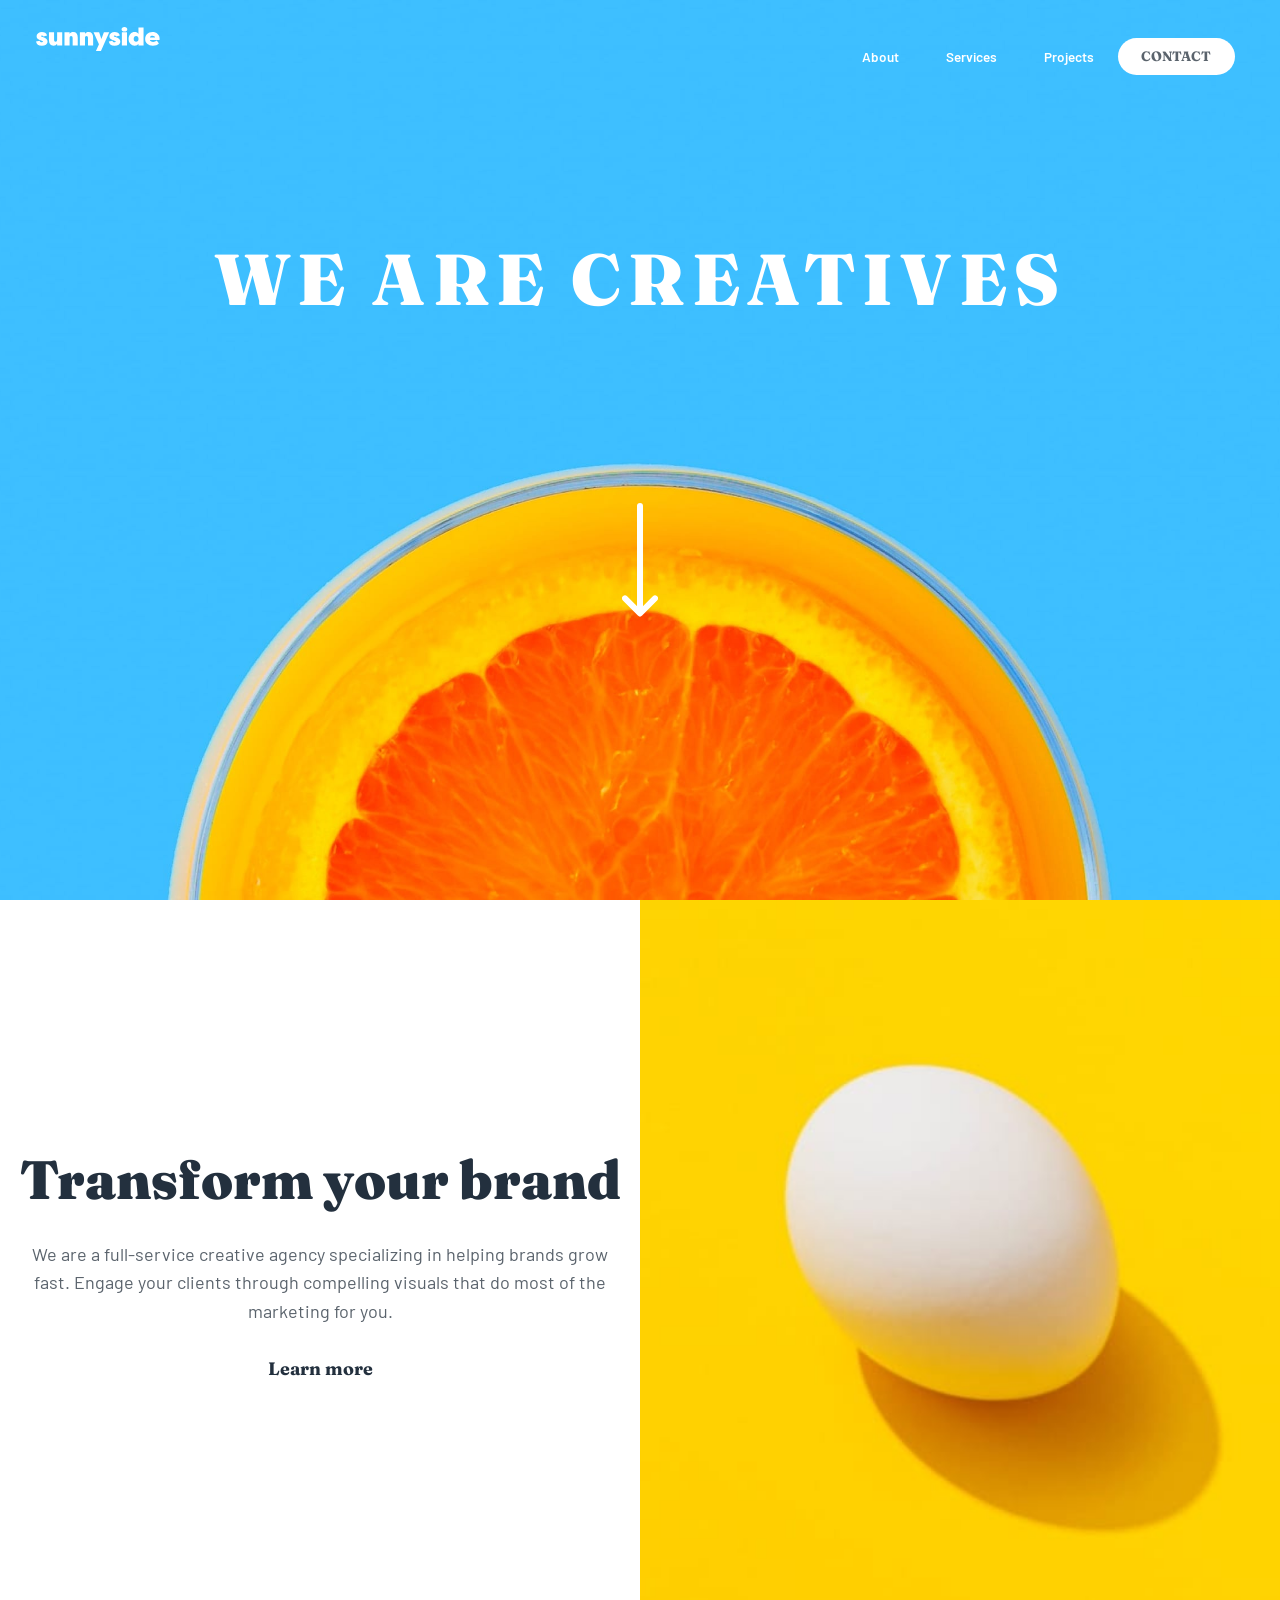
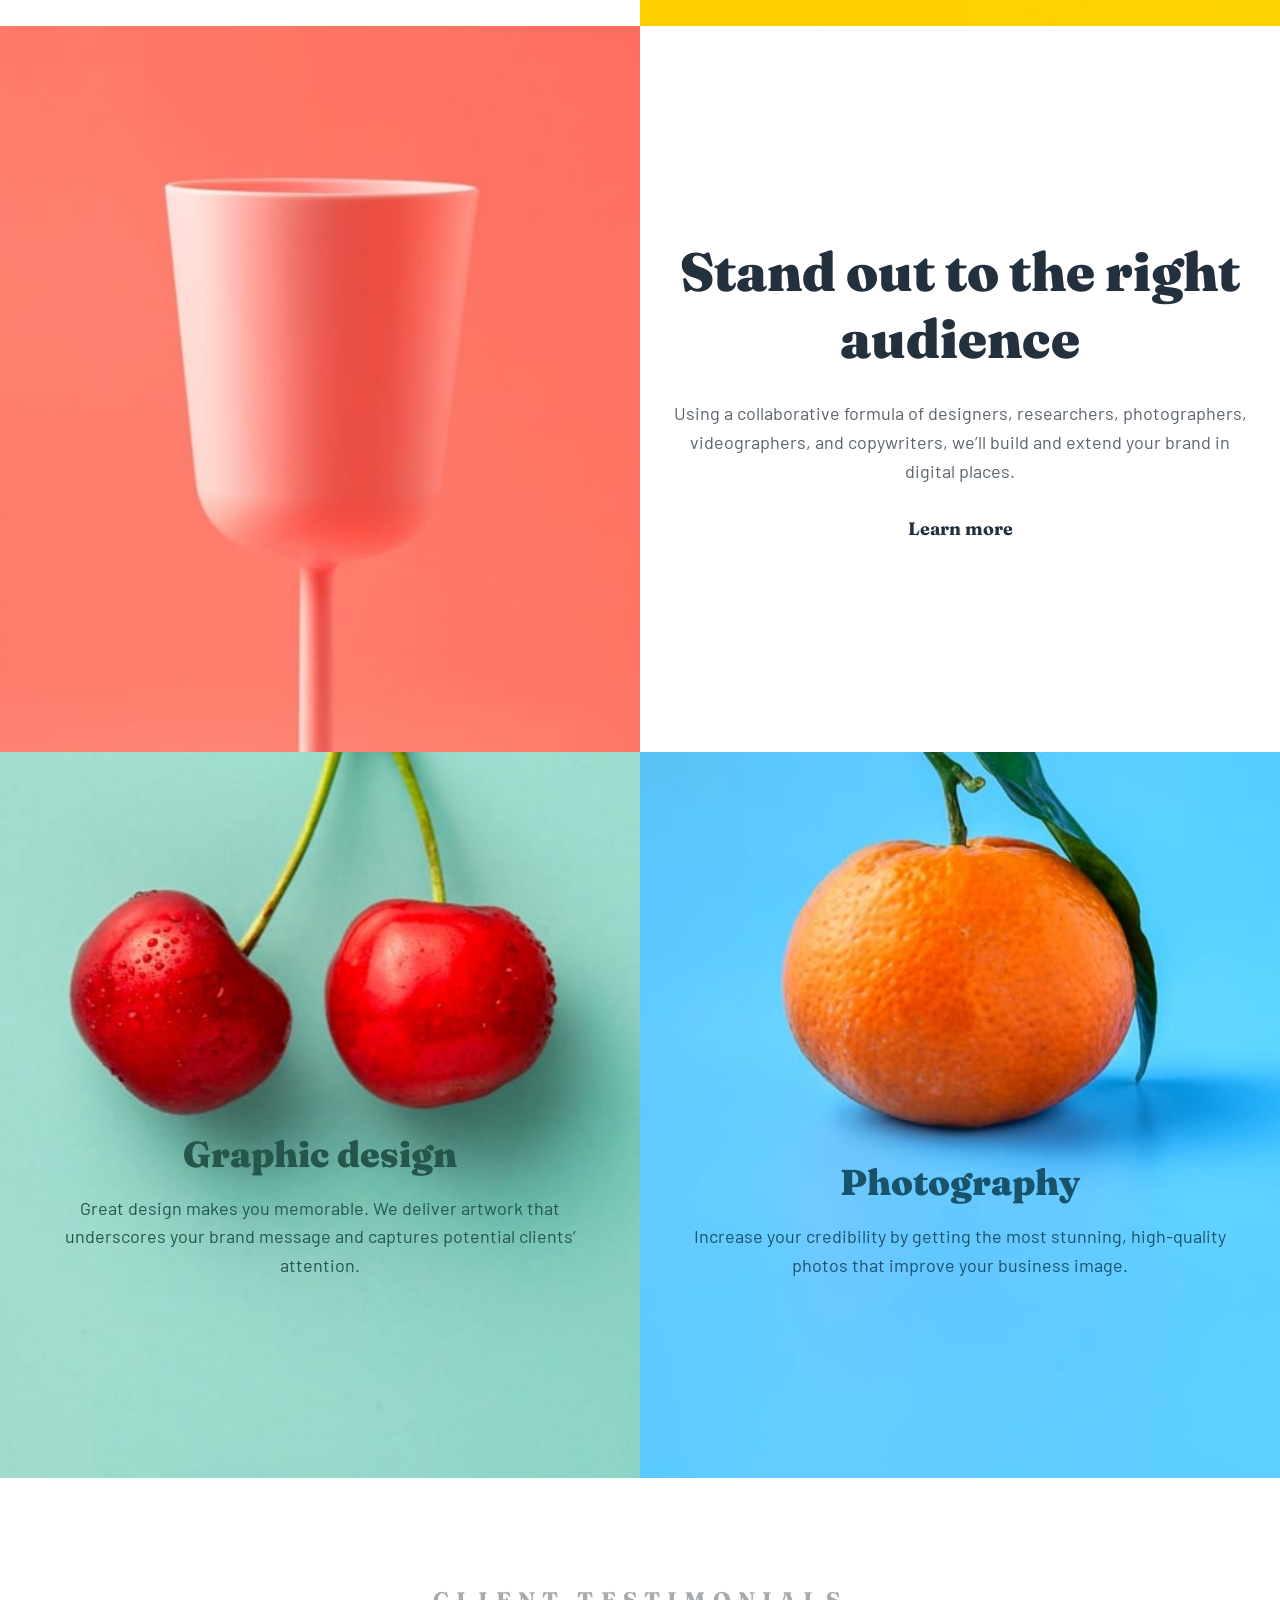
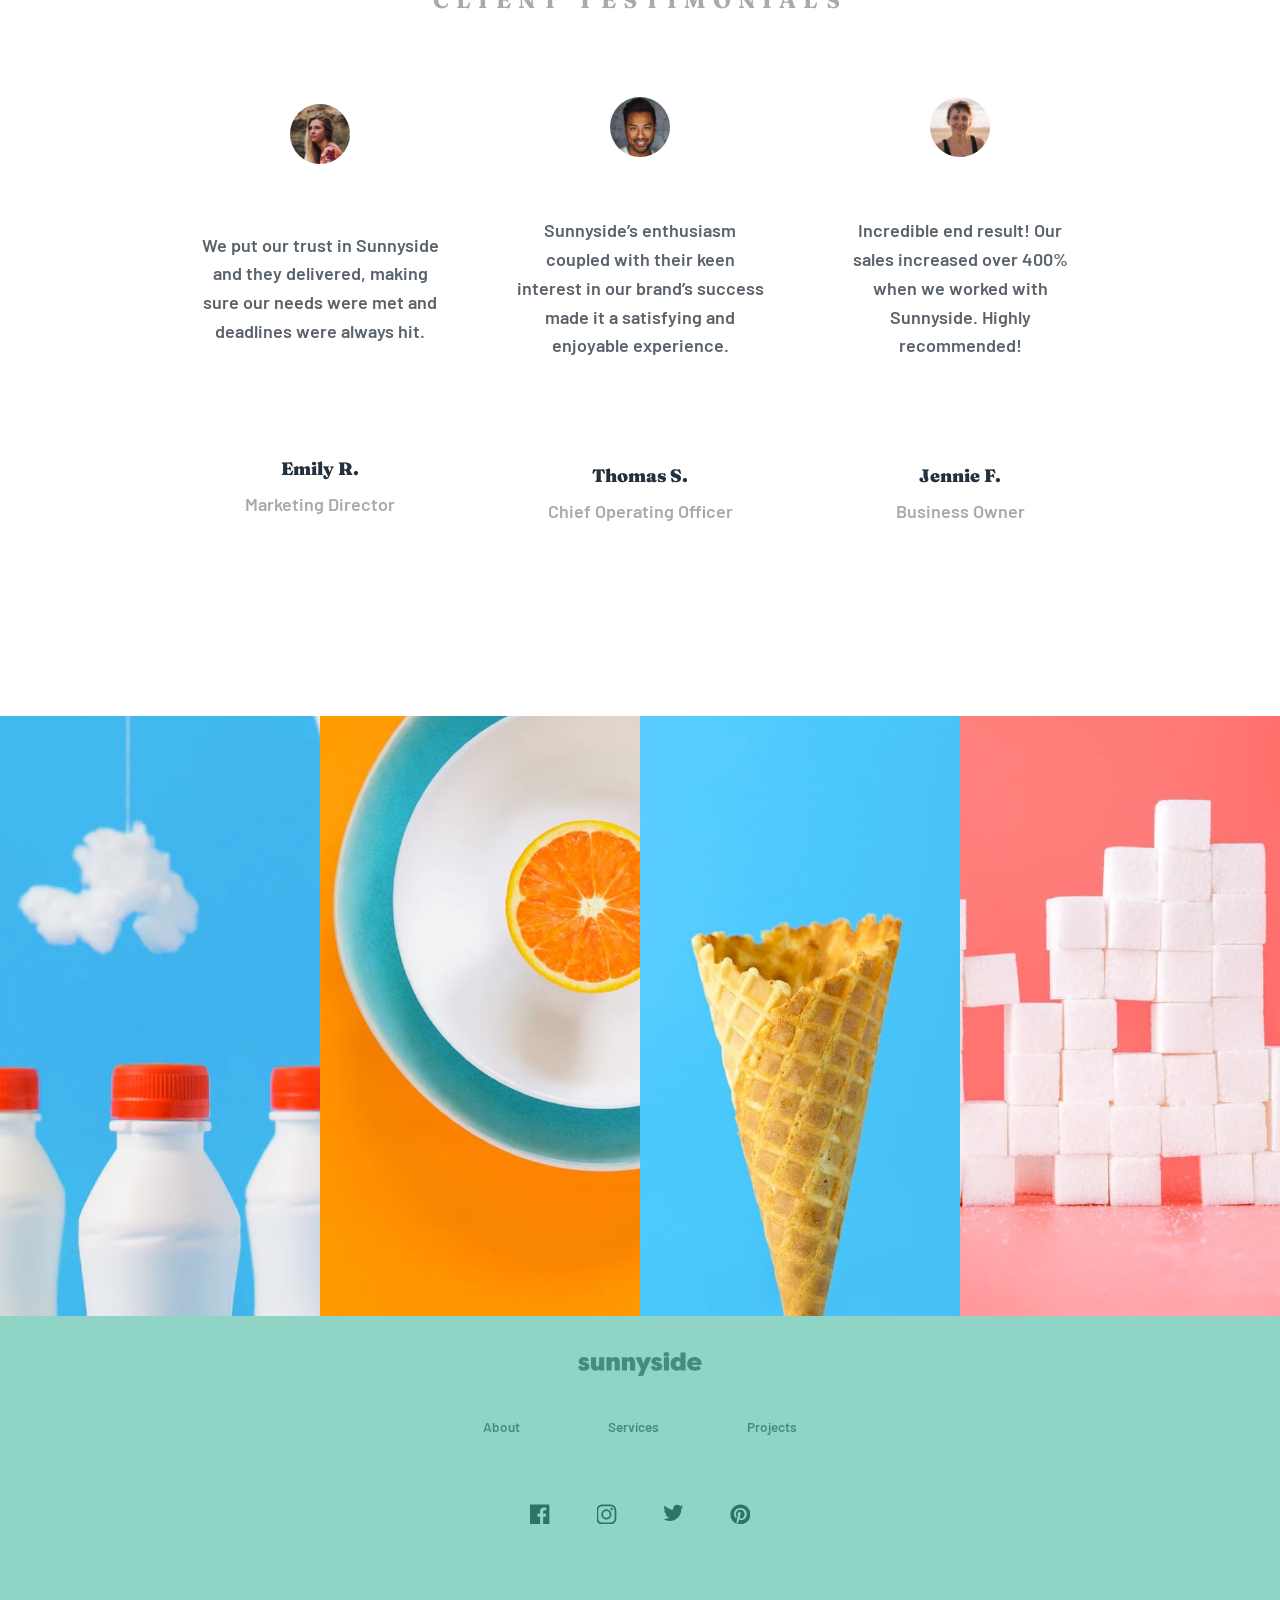
<file: index.html>
<!DOCTYPE html>
<html lang="en">
<head>
    <meta charset="UTF-8">
    <meta name="viewport" content="width=device-width, initial-scale=1.0">
    <link rel="icon" type="image/png" sizes="32x32" href="./images/favicon-32x32.png">
    <link rel="preconnect" href="https://fonts.googleapis.com">
    <link rel="preconnect" href="https://fonts.gstatic.com" crossorigin>
    <link href="https://fonts.googleapis.com/css2?family=Barlow:wght@600&family=Fraunces:opsz,wght@9..144,700;9..144,900&display=swap" rel="stylesheet">
    <link rel="stylesheet" href="style.css">
    <title>Frontend Mentor | Sunnyside agency</title>
</head>
<body>
    <header class="hero">
        <div class="navbar">
            <div class="icon">
                <img src="images/logo.svg" alt="logo">
            </div>
            <nav>
                <ul class="navList">
                    <li class="navBtn About">About</li>
                    <li class="navBtn Services">Services</li>
                    <li class="navBtn Projects">Projects</li>
                    <li class="navBtn Contact">CONTACT</li>
                </ul>
            </nav>
            <div class="hamburger">
                <svg class="ham" width="24" height="18" xmlns="http://www.w3.org/2000/svg"><path d="M24 16v2H0v-2h24zm0-8v2H0V8h24zm0-8v2H0V0h24z" fill="#FFF" fill-rule="evenodd"/></svg>
                <svg class="openHam" xmlns="http://www.w3.org/2000/svg" height="30" width="18" viewBox="0 0 384 512" fill="white"><!--!Font Awesome Free 6.5.1 by @fontawesome - https://fontawesome.com License - https://fontawesome.com/license/free Copyright 2024 Fonticons, Inc.--><path d="M342.6 150.6c12.5-12.5 12.5-32.8 0-45.3s-32.8-12.5-45.3 0L192 210.7 86.6 105.4c-12.5-12.5-32.8-12.5-45.3 0s-12.5 32.8 0 45.3L146.7 256 41.4 361.4c-12.5 12.5-12.5 32.8 0 45.3s32.8 12.5 45.3 0L192 301.3 297.4 406.6c12.5 12.5 32.8 12.5 45.3 0s12.5-32.8 0-45.3L237.3 256 342.6 150.6z"/></svg>
            </div>
        </div>
        <main>
            <p class="title">
                WE ARE CREATIVES
            </p>
            <img src="images/icon-arrow-down.svg" alt="icon-arrow-down">
        </main>
    </header>
    <section class="description">
        <div class="transform">
            <h2 class="Head">
                Transform your brand
            </h2>
            <p class="Para">
                We are a full-service creative agency specializing in helping brands grow fast. 
                Engage your clients through compelling visuals that do most of the marketing for you.
            </p>
            <h4 class="Btn">
                Learn more
            </h4>
        </div>
        <div class="transformImg">
        </div>

        <div class="standOutImg">
        </div>
        <div class="standOut">
            <h2 class="Head">
                Stand out to the right audience
            </h2>
            <p class="Para">
                Using a collaborative formula of designers, researchers, photographers, videographers, and copywriters, we’ll build and extend your brand in digital places. 
            </p>
            <h4 class="Btn">
                Learn more
            </h4>
        </div>

        <div class="graphicDesign">
            <h3 class="Head">
                Graphic design
            </h3>
            <p class="Para">
                Great design makes you memorable. We deliver artwork that underscores your brand message and captures potential clients’ attention.
            </p>
        </div>

        <div class="photography">
            <h3 class="Head">
                Photography
            </h3>
            <p class="Para">
                Increase your credibility by getting the most stunning, high-quality photos that improve your business image.
            </p>
        </div>
    </section>


    <section class="testimony">
        <h3>CLIENT TESTIMONIALS</h3>
        <div class="testimonial">
            <div class="emily">
                <div class="profilePic">
                    <img src="images/image-emily.jpg" alt="emily">
                </div>
                <div class="exp">
                    <p>
                        We put our trust in Sunnyside and they delivered, making sure our needs were met and deadlines were always hit.
                    </p>
                </div>
                <div class="NamePosition">
                    <span class="name">Emily R.</span>
                    <span class="position">Marketing Director</span>
                </div>
            </div>
            <div class="thomas">
                <div class="profilePic">
                    <img src="images/image-thomas.jpg" alt="thomas">
                </div>
                <div class="exp">
                    <p>
                        Sunnyside’s enthusiasm coupled with their keen interest in our brand’s success made it a satisfying and enjoyable experience.
                    </p>
                </div>
                <div class="NamePosition">
                    <span class="name">Thomas S.</span>
                    <span class="position">Chief Operating Officer</span>
                </div>
            </div>
            <div class="jennie">
                <div class="profilePic">
                    <img src="images/image-jennie.jpg" alt="jennie">
                </div>
                <div class="exp">
                    Incredible end result! Our sales increased over 400% when we worked with Sunnyside. Highly recommended!
                </div>
                <div class="NamePosition">
                    <span class="name">Jennie F.</span>
                    <span class="position">Business Owner</span>
                </div>
            </div>
        </div>
    </section>


    <section class="ProductImage">
        <div class="milk">

        </div>
        <div class="orange">

        </div>
        <div class="cone">

        </div>
        <div class="sugar">

        </div>
    </section>


    <footer>
        <div class="icon">
            <svg width="124" height="24" xmlns="http://www.w3.org/2000/svg"><path id="sunnysideIcon" d="M5.857 18.708c1.638 0 2.995-.36 4.07-1.08 1.075-.721 1.613-1.769 1.613-3.144-.083-1.855-1.464-3.246-4.144-4.173l-1.44-.597c-.314-.1-.538-.198-.67-.298a.45.45 0 01-.198-.373c0-.414.273-.62.819-.62.678 0 1.182.347 1.513 1.043l3.698-1.044c-.893-2.22-2.614-3.329-5.162-3.329-1.522 0-2.788.398-3.797 1.193C1.15 7.08.645 8.116.645 9.39c0 .398.058.766.174 1.106.116.34.29.638.521.894.232.257.455.48.67.671.215.19.488.369.82.534.33.166.582.286.756.36.174.075.41.162.707.261l.422.15 1.49.546c.363.133.6.244.707.335a.449.449 0 01.16.36c0 .431-.404.647-1.215.647-1.191 0-1.903-.53-2.134-1.59L0 14.509c.463 2.8 2.416 4.2 5.857 4.2zm11.636 0c1.638 0 2.845-.63 3.623-1.888v1.615h5.112V5.366h-5.112v7.156c0 1.474-.505 2.21-1.514 2.21-1.026 0-1.539-.736-1.539-2.21V5.366h-5.112v7.653c0 3.793 1.514 5.69 4.542 5.69zm16.103-.273V11.28c0-1.475.504-2.212 1.513-2.212 1.026 0 1.54.737 1.54 2.212v7.155h5.111v-7.652c0-3.793-1.513-5.69-4.541-5.69-1.638 0-2.846.63-3.623 1.888V5.366h-5.113v13.069h5.113zm15.383 0V11.28c0-1.475.504-2.212 1.514-2.212 1.025 0 1.538.737 1.538 2.212v7.155h5.113v-7.652c0-3.793-1.514-5.69-4.542-5.69-1.638 0-2.846.63-3.623 1.888V5.366h-5.113v13.069h5.113zM64.958 24l8.289-18.634H67.91l-2.532 6.684-2.258-6.684h-5.584l5.435 11.802L59.944 24h5.014zm13.67-5.292c1.638 0 2.995-.36 4.07-1.08 1.076-.721 1.614-1.769 1.614-3.144-.083-1.855-1.465-3.246-4.145-4.173l-1.44-.597c-.314-.1-.537-.198-.67-.298a.45.45 0 01-.198-.373c0-.414.273-.62.819-.62.678 0 1.183.347 1.514 1.043l3.698-1.044c-.894-2.22-2.614-3.329-5.162-3.329-1.522 0-2.788.398-3.797 1.193-1.01.795-1.514 1.83-1.514 3.105 0 .398.058.766.173 1.106.116.34.29.638.522.894.231.257.455.48.67.671.215.19.488.369.819.534.33.166.583.286.757.36.173.075.41.162.707.261l.422.15 1.489.546c.364.133.6.244.707.335a.449.449 0 01.161.36c0 .431-.405.647-1.216.647-1.19 0-1.902-.53-2.134-1.59l-3.723.844c.464 2.8 2.416 4.2 5.857 4.2zm9.8-14.137c.91 0 1.613-.215 2.11-.646.495-.43.744-.977.744-1.64 0-.678-.24-1.23-.72-1.651C90.082.21 89.371 0 88.428 0c-.943 0-1.655.211-2.135.634-.48.422-.72.973-.72 1.652 0 .662.249 1.209.745 1.64.497.43 1.2.645 2.11.645zm2.556 13.864V5.366H85.87v13.069h5.113zm7.74.273c1.737 0 2.977-.63 3.722-1.888v1.615h5.112V.472h-5.112v6.534c-.745-1.275-1.985-1.913-3.723-1.913-1.753 0-3.214.642-4.38 1.926-1.166 1.283-1.75 2.91-1.75 4.882 0 1.97.584 3.598 1.75 4.882 1.166 1.283 2.627 1.925 4.38 1.925zm1.39-3.9c-.729 0-1.312-.274-1.75-.82-.439-.547-.658-1.243-.658-2.087 0-.845.215-1.54.645-2.087.447-.547 1.034-.82 1.762-.82s1.311.273 1.75.82c.438.546.657 1.242.657 2.087 0 .844-.219 1.54-.657 2.087-.439.546-1.022.82-1.75.82zm16.698 3.9c2.597 0 4.624-.754 6.08-2.26l-2.11-2.833c-1.042.845-2.217 1.267-3.524 1.267-.992 0-1.799-.224-2.42-.67-.62-.448-.93-.879-.93-1.293h9.604c.083-.298.124-.687.124-1.167 0-2.054-.674-3.677-2.022-4.87-1.349-1.193-3.073-1.789-5.175-1.789-2.25 0-4.028.671-5.335 2.013-1.307 1.341-1.961 2.956-1.961 4.844 0 1.938.69 3.549 2.072 4.833 1.382 1.283 3.247 1.925 5.597 1.925zm2.208-8.149h-5.112c.033-.613.298-1.08.794-1.404.496-.323 1.084-.484 1.762-.484.678 0 1.266.165 1.762.497.497.331.761.795.794 1.391z" fill="#FFF" fill-rule="nonzero"/></svg>
        </div>
        <ul class="linkedPg">
            <li class="navBtn About">About</li>
            <li class="navBtn Services">Services</li>
            <li class="navBtn Projects">Projects</li>
        </ul>
        <ul class="favicon">
            <li class="facebook"><svg width="20" height="20" xmlns="http://www.w3.org/2000/svg"><path class="faviImg" d="M18.896 0H1.104C.494 0 0 .494 0 1.104v17.793C0 19.506.494 20 1.104 20h9.58v-7.745H8.076V9.237h2.606V7.01c0-2.583 1.578-3.99 3.883-3.99 1.104 0 2.052.082 2.329.119v2.7h-1.598c-1.254 0-1.496.597-1.496 1.47v1.928h2.989l-.39 3.018h-2.6V20h5.098c.608 0 1.102-.494 1.102-1.104V1.104C20 .494 19.506 0 18.896 0z" fill="#2C7566" fill-rule="nonzero"/></svg></li>
            <li class="instagram"><svg width="20" height="20" xmlns="http://www.w3.org/2000/svg"><path class="faviImg" d="M10 1.802c2.67 0 2.987.01 4.042.059 2.71.123 3.975 1.409 4.099 4.099.048 1.054.057 1.37.057 4.04 0 2.672-.01 2.988-.057 4.042-.124 2.687-1.387 3.975-4.1 4.099-1.054.048-1.37.058-4.041.058-2.67 0-2.987-.01-4.04-.058-2.718-.124-3.977-1.416-4.1-4.1-.048-1.054-.058-1.37-.058-4.041 0-2.67.01-2.986.058-4.04.124-2.69 1.387-3.977 4.1-4.1 1.054-.048 1.37-.058 4.04-.058zM10 0C7.284 0 6.944.012 5.877.06 2.246.227.227 2.242.061 5.877.01 6.944 0 7.284 0 10s.012 3.057.06 4.123c.167 3.632 2.182 5.65 5.817 5.817 1.067.048 1.407.06 4.123.06s3.057-.012 4.123-.06c3.629-.167 5.652-2.182 5.816-5.817.05-1.066.061-1.407.061-4.123s-.012-3.056-.06-4.122C19.777 2.249 17.76.228 14.124.06 13.057.01 12.716 0 10 0zm0 4.865a5.135 5.135 0 100 10.27 5.135 5.135 0 000-10.27zm0 8.468a3.333 3.333 0 110-6.666 3.333 3.333 0 010 6.666zm5.338-9.87a1.2 1.2 0 100 2.4 1.2 1.2 0 000-2.4z" fill="#2C7566" fill-rule="nonzero"/></svg></li>
            <li class="twitter"><svg width="20" height="17" xmlns="http://www.w3.org/2000/svg"><path class="faviImg" d="M20 2.172a8.192 8.192 0 01-2.357.646 4.11 4.11 0 001.805-2.27 8.22 8.22 0 01-2.606.996A4.096 4.096 0 0013.847.248c-2.65 0-4.596 2.472-3.998 5.037A11.648 11.648 0 011.392 1a4.109 4.109 0 001.27 5.478 4.086 4.086 0 01-1.858-.513c-.045 1.9 1.318 3.679 3.291 4.075a4.113 4.113 0 01-1.853.07 4.106 4.106 0 003.833 2.849A8.25 8.25 0 010 14.658a11.616 11.616 0 006.29 1.843c7.618 0 11.923-6.434 11.663-12.205A8.354 8.354 0 0020 2.172z" fill="#2C7566" fill-rule="nonzero"/></svg></li>
            <li class="pinterest"><svg width="20" height="20" xmlns="http://www.w3.org/2000/svg"><path class="faviImg" d="M10 0C4.477 0 0 4.477 0 10c0 4.237 2.636 7.855 6.356 9.312-.088-.791-.167-2.005.035-2.868.181-.78 1.172-4.97 1.172-4.97s-.299-.6-.299-1.486c0-1.39.806-2.428 1.81-2.428.852 0 1.264.64 1.264 1.408 0 .858-.546 2.14-.828 3.33-.236.995.5 1.807 1.48 1.807 1.778 0 3.144-1.874 3.144-4.58 0-2.393-1.72-4.068-4.176-4.068-2.845 0-4.516 2.135-4.516 4.34 0 .859.331 1.781.745 2.281a.3.3 0 01.069.288l-.278 1.133c-.044.183-.145.223-.335.134-1.249-.581-2.03-2.407-2.03-3.874 0-3.154 2.292-6.052 6.608-6.052 3.469 0 6.165 2.473 6.165 5.776 0 3.447-2.173 6.22-5.19 6.22-1.013 0-1.965-.525-2.291-1.148l-.623 2.378c-.226.869-.835 1.958-1.244 2.621.937.29 1.931.446 2.962.446 5.523 0 10-4.477 10-10S15.523 0 10 0z" fill="#2C7566" fill-rule="nonzero"/></svg></li>
        </ul>
    </footer>
    <script src="script.js"></script>
</body>
</html>
</file>
<file: style.css>
*{
    margin: 0px;
    padding: 0px;
    font-size: 18px;
}

.hero{
    background-image: url(images/desktop/image-header.jpg);
    background-size: cover;
    background-position: center;
    height: 100vh;
    width: 100%;
    font-family: 'Barlow', sans-serif;
    font-weight: 600;
    display: flex; /*change to flex*/
    flex-direction: column;
    align-items: center;
}

.navbar{
    display: flex;
    width: 100%;
    flex-direction: row;
    align-items: center;
    justify-content: space-between;
}

.navbar .icon{
    padding: 1.5em 2em;
}

.navList{
    list-style: none;
    display: flex;
    justify-content: space-evenly;
    color: hsl(0, 0%, 100%);
    padding: 1.5em 2.5em 1.25em 1em;
}

.navBtn{
    padding: 0.75em 1.75em;
    font-size: 0.75rem;
}

.navList .Contact{
    background-color: hsl(0, 0%, 100%);
    color: hsl(213, 9%, 39%);
    border-radius: 50px;
    font-family: 'Fraunces', serif;
    font-weight: 700;
    transition-duration: 0.75s;
}

.navList .Contact:hover{
    background-color: 	hsl(199, 100%, 72%);
    color: hsl(0, 0%, 100%);
    cursor: pointer;
}

.hamburger{
    display: none;
}

@media screen and (max-width: 500px){
    *{
        font-size: 12px;
    }

    .hero{
        background-image: url(images/mobile/image-header.jpg);
    }

    .hero .title{
        text-align: center;
    }

    .hamburger{
        display: inline-block;
        margin-right: 1em;
        margin-top: -1.6em;
    }

    .openHam{
        display: none;
    }

    .openHam:hover,
    .ham:hover{
        cursor: pointer;
    }

    .navList{
        background-color: whitesmoke;
        color: black;
        display: none;
        flex-direction: column;
        align-items: center;
        border-radius: 15px;
        width: 80%;
        height: 50vh;
        padding: 1.25em 1em;
        position: absolute;
        left: 50%;
        top: 50%;
        transform: translate(-48%,-76%);
    }

    .navBtn{
        font-size: 1.3rem;
        text-align: center;
        width: 50%;
        opacity: 0.5;
    }

    .navList .Contact{
        background-color: hsl(51, 100%, 49%);
        opacity: 1;
    }

}

main{
    display: flex;
    flex-direction: column;
    align-items: center;
}

.hero .title{
    font-family: 'Fraunces', serif;
    font-weight: 900;
    color: hsl(0, 0%, 100%);
    font-size: 4rem;
    letter-spacing: 0.4rem;
    margin: 1.75em 0em 2.5em 0em;
}

.description{
    display: grid; /*change to grid*/
    grid-template: repeat(3, 1fr)/ repeat(2, 1fr);
    width: 100%;
}

.transformImg{
    background-image: url(images/desktop/image-transform.jpg);
    background-size: cover;
    background-position: center;
}
.standOutImg{
    background-image: url(images/desktop/image-stand-out.jpg);
    background-size: cover;
    background-position: center;
}  

.graphicDesign{
    background-image: url(images/desktop/image-graphic-design.jpg);
    background-size: cover;
    background-position: center;
    color: hsl(167, 40%, 24%);
    display: flex;
    flex-direction: column;
    justify-content: flex-end;
    align-items: center;
    /* padding: 4em 15em; */

}

.photography{
    background-image: url(images/desktop/image-photography.jpg);
    background-size: cover;
    background-position: center;
    color: hsl(198, 62%, 26%);
    display: flex;
    flex-direction: column;
    justify-content: flex-end;
    align-items: center;
    /* padding: 4em 15em; */
}

.transform,
.standOut{
    height: 726px;
    width: 100%;
    display: flex;
    flex-direction: column;
    justify-content: center;
    align-items: center;
    text-align: center;
    /* padding: 11em; */
}

.transform .Head,
.standOut .Head{
    font-size: 3rem;
    font-family: 'Fraunces', serif;
    font-weight: 900;
    margin-bottom: 0.5em;
    color: hsl(212, 27%, 19%);
}

.graphicDesign .Head,
.photography .Head{
    font-size: 2rem;
    font-family: 'Fraunces', serif;
    font-weight: 900;
    margin-bottom: 0.5em;
}

.transform .Para,
.standOut .Para{
    font-family: 'Barlow', sans-serif;
    font-size: 1rem;
    line-height: 1.6em;
    margin: 0em 1.75em 1.75em 1.75em;
    color: hsl(213, 9%, 39%);
}

.graphicDesign .Para,
.photography .Para{
    font-family: 'Barlow', sans-serif;
    font-size: 1rem;
    line-height: 1.6em;
    margin: 0em 1.75em 11em 1.75em;
    text-align: center;
}

.Btn{
    color: hsl(212, 27%, 19%);
    font-family: 'Fraunces', serif;
    font-weight: 700;
    display: inline-block;
    position: relative;
}

.Btn::after{
    content: '';
    position: absolute;
    width: 100%;
    transform: scaleX(0);
    height: 0.3rem;
    bottom: 0;
    left: 0;
    transform-origin: bottom right;
    transition: transform 0.35s ease-out;
    transition-delay: 0.15s;
}

.transform .Btn::after{
    background-color: hsl(51, 100%, 49%);
}

.standOut .Btn::after{
    background-color: hsl(7, 99%, 70%);
}

.Btn:hover::after{
    transform: scaleX(1);
    transform-origin: bottom left;
}

@media screen and (max-width: 500px){
    .description{
        grid-template: repeat(6, 1fr)/ repeat(1, 1fr);
    }

    .transformImg{
        background-image: url(images/mobile/image-transform.jpg);
        grid-area: 1 / 1;
    }

    .standOutImg{
        background-image: url(images/mobile/image-stand-out.jpg);
    }  
    
    .graphicDesign{
        background-image: url(images/mobile/image-graphic-design.jpg);    
    }
    
    .photography{
        background-image: url(images/mobile/image-photography.jpg);
    }
    
    .transform{
        grid-area: 2 / 1;
    }
}

.testimony{
    width: 100%;
    padding: 6em 0;
    display: flex; /*change - flex*/
    flex-direction: column;
    justify-content: center;
    align-items: center;
}

.testimony h3{
    font-size: 1.25rem;
    font-family: 'Fraunces', serif;
    font-weight: 700;
    color: hsl(210, 4%, 67%);
    letter-spacing: 0.4rem;
    margin-bottom: 0.5em;
}

.testimonial{
    width: 75%;
    display: grid;
    grid-template: 1fr / repeat(3,1fr);
    text-align: center;
}

@media screen and (max-width: 500px){
    .testimonial{
        grid-template: repeat(3, 1fr)/ 1fr;
    }
}

.testimonial > div{
    display: flex;
    padding: 4em 2em;
    flex-direction: column;
    align-items: center;
    justify-content: space-evenly;
}

.profilePic img{
    height: 60px;
    border-radius: 50%;
    margin-bottom: 3em;
}

.exp{
    font-family: 'Barlow', sans-serif;
    font-weight: 600;
    font-size: 1rem;
    color: hsl(213, 9%, 39%);
    line-height: 1.6em;
    margin-bottom: 5em;
}

.NamePosition span{
    display: block;
    margin: 0.75em;
}

.NamePosition .name{
    font-family: 'Fraunces', serif;
    font-weight: 900;
    color: hsl(212, 27%, 19%);
}

.NamePosition .position{
    font-family: 'Barlow', sans-serif;
    font-weight: 600;
    color: hsl(210, 4%, 67%);
}

.ProductImage{
    width: 100%;
    display: grid; /*change - grid*/
    grid-template: 1fr / repeat(4,1fr);
}

.milk{
    background-image: url(images/desktop/image-gallery-milkbottles.jpg);
}

.orange{
    background-image: url(images/desktop/image-gallery-orange.jpg);
}

.cone{
    background-image: url(images/desktop/image-gallery-cone.jpg);
}

.sugar{
    background-image: url(images/desktop/image-gallery-sugarcubes.jpg);
}

.ProductImage div{
    background-size: cover;
    background-position: center;
    width: 100%;
    height: 600px;
}

@media screen and (max-width: 500px){
    .ProductImage{
        grid-template: repeat(2, 1fr)/ repeat(2, 1fr);
    }

    .milk{
        background-image: url(images/mobile/image-gallery-milkbottles.jpg);
    }
    
    .orange{
        background-image: url(images/mobile/image-gallery-orange.jpg);
    }
    
    .cone{
        background-image: url(images/mobile/image-gallery-cone.jpg);
    }
    
    .sugar{
        background-image: url(images/mobile/image-gallery-sugar-cubes.jpg);
    }

    .ProductImage div{
        background-size: cover;
        background-position: center;
        width: 100%;
        height: 200px;
    }
}

footer{
    width: 100%;
    background: #90d4c5;
    display: flex;
    flex-direction: column;
    justify-content: center;
    align-items: center;
    padding: 2em 0em;
}

.icon{
    margin-bottom: 1.5em;
}

#sunnysideIcon{
    fill: hsl(168, 34%, 41%);
}

.linkedPg{
    font-family: 'Barlow', sans-serif;
    font-weight: 600;
    font-size: 1.25rem;
    list-style: none;
    display: flex;
    justify-content: space-evenly;
}

.linkedPg li{
    margin: 0em 1.5em;
    color: hsl(168, 34%, 41%);
    transition-duration: 0.5s;
}

.linkedPg li:hover{
    color: hsl(0, 0%, 100%);
    cursor: pointer;
}

.favicon{
    list-style: none;
    display: flex;
    justify-content: space-evenly;
}

.favicon li{
    margin: 3em 1em;
}

.favicon svg{
    padding: 0.3em;
    transform: translateZ(0);
    transition: fill 0.5s 0.2s;
}

.favicon svg:hover{
    cursor: pointer;
}

.favicon svg:hover .faviImg{
    fill: hsl(0, 0%, 100%);
}
</file>
